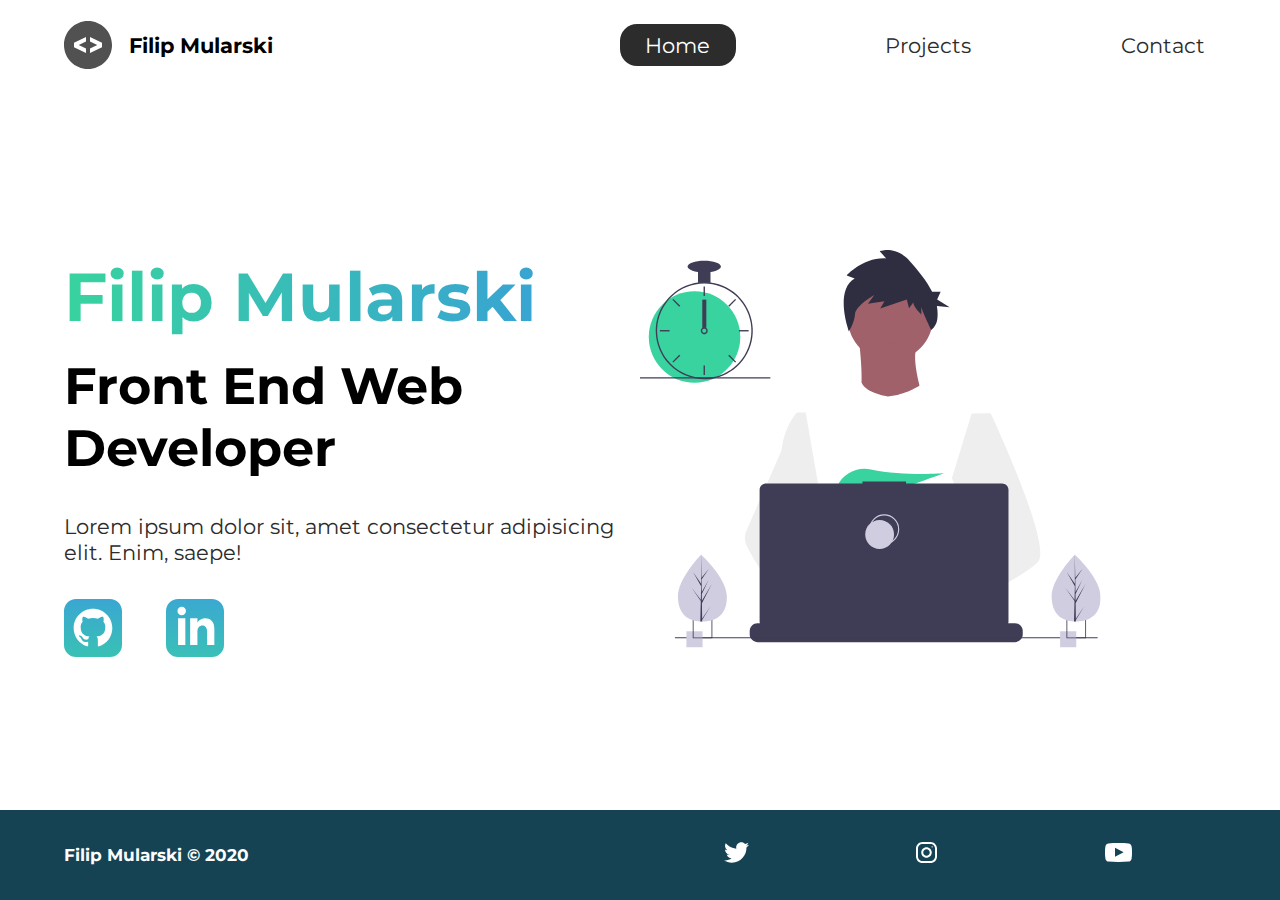
<file: index.html>
<!DOCTYPE html>
<html lang="en">
  <head>
    <meta charset="UTF-8" />
    <meta name="viewport" content="width=device-width, initial-scale=1.0" />
    <meta
      name="description"
      content="Filip Mularski is a front end web developer who specializes in html, css"
    />
    <meta name="robots" content="index, follow" />
    <link
      href="https://fonts.googleapis.com/css2?family=Montserrat:wght@400;500&display=swap"
      rel="stylesheet"
    />
    <link rel="stylesheet" href="./styles/style.css" />

    <title>Filip Mularski | Web Developer</title>
  </head>
  <body>
    <header class="main-head">
      <nav>
        <div class="logo">
          <img src="/icons/code.svg" alt="logo" />
          <h1>Filip Mularski</h1>
        </div>
        <ul>
          <li><a class="active" href="/">Home</a></li>
          <li><a href="./projects/">Projects</a></li>
          <li><a href="./contact/">Contact</a></li>
        </ul>
      </nav>
    </header>
    <section class="intro">
      <div class="intro-text">
        <h2>Filip Mularski</h2>
        <h3>
          Front End Web <br />
          Developer
        </h3>
        <p>
          Lorem ipsum dolor sit, amet consectetur adipisicing elit. Enim, saepe!
        </p>
        <div class="intro-social">
          <a href="#"
            ><img src="/icons/github.svg" alt="github-social-link"
          /></a>
          <a href="#"
            ><img src="/icons/linked-in.svg" alt="linkedin-social-link"
          /></a>
        </div>
      </div>
      <div class="intro-images">
        <svg
          width="799"
          height="690"
          viewBox="0 0 799 690"
          fill="none"
          xmlns="http://www.w3.org/2000/svg"
        >
          <g id="undraw_dev_productivity_umsq (1) 1" clip-path="url(#clip0)">
            <path
              id="Vector"
              d="M516.92 624.636C516.92 624.636 512.16 626.266 504.42 628.576C487.31 633.706 455.65 642.216 428.82 643.916C405.72 645.396 386.2 641.836 382.63 626.766C381.1 620.286 383.27 614.956 388 610.576C402.12 597.486 439 592.796 468.25 591.186C476.51 590.736 484.15 590.526 490.51 590.446C501.31 590.306 508.39 590.526 508.39 590.526L508.56 591.186L516.92 624.636Z"
              fill="#A0616A"
            />
            <path
              id="Vector_2"
              d="M436.99 672.586C418.61 695.346 342.73 647.666 316.19 629.886C310.41 626.016 306.97 623.566 306.97 623.566L331.25 591.186L338.94 580.936C338.94 580.936 345.82 584.586 355.99 590.526C356.36 590.746 356.73 590.966 357.11 591.186C365.88 596.336 376.89 603.066 388 610.576C403.33 620.946 418.83 632.776 428.82 643.916C438.59 654.806 443.08 665.036 436.99 672.586Z"
              fill="#A0616A"
            />
            <g id="me">
              <path
                id="Vector_3"
                d="M434.672 191.952C475.283 191.607 507.926 158.406 507.582 117.795C507.237 77.1832 474.036 44.5403 433.425 44.8847C392.813 45.2291 360.17 78.4303 360.515 119.042C360.859 159.653 394.06 192.296 434.672 191.952Z"
                fill="#A0616A"
              />
              <path
                id="Vector_4"
                d="M379.477 155.65C379.477 155.65 394.216 259.972 373.002 271.875C351.787 283.779 499.929 283.588 499.929 283.588C499.929 283.588 466.124 193.284 480.809 165.449L379.477 155.65Z"
                fill="#A0616A"
              />
              <path
                id="Vector_5"
                d="M608.101 283.199L596.257 339.402L571.214 458.308L570.49 464.815L562.138 540.138L556.582 590.177L552.857 623.79C528.584 636.526 510.988 645.326 510.988 645.326C510.988 645.326 509.404 637.719 506.871 627.99C489.805 633.265 458.218 642.043 431.404 643.97C441.266 654.777 445.842 664.969 439.817 672.57C421.63 695.485 345.349 648.45 318.659 630.896C318.077 635.158 317.879 639.464 318.068 643.762L297.626 628.314L299.331 592.359L302.206 531.522L305.819 455.229C304.448 451.975 303.294 448.634 302.364 445.228C295.956 423.161 288.032 379.057 281.928 342.067C277.016 312.298 273.302 287.138 272.517 281.785C272.411 281.086 272.358 280.726 272.358 280.726L384.363 230.094C392.509 248.556 429.865 253.809 429.865 253.809C460.756 251.417 484.847 234.913 484.847 234.913L608.101 283.199Z"
                fill="white"
              />
              <path
                id="Vector_6"
                d="M372.285 49.3811L358.49 43.9934C358.49 43.9934 386.969 12.1 426.99 14.513L415.635 2.22366C415.635 2.22366 443.04 -9.01799 468.283 19.6674C481.553 34.7467 496.908 52.4737 506.557 72.5077L521.281 72.3829L515.251 85.9663L536.874 99.3152L514.777 97.0719C516.155 104.471 516.421 112.034 515.566 119.511C514.683 126.991 510.928 133.835 505.094 138.598V138.598C505.094 138.598 487.743 103.449 487.696 97.9443L487.813 111.705C487.813 111.705 473.959 99.4371 473.889 91.1807L466.471 100.877L462.593 85.7717L416.475 101.301L423.87 88.8526L395.157 93.2246L406.278 77.9923C406.278 77.9923 373.932 96.1568 372.811 111.304C371.689 126.452 362.299 140.875 362.299 140.875C362.299 140.875 336.213 70.3294 372.285 49.3811Z"
                fill="#2F2E41"
              />
              <path
                id="Vector_7"
                d="M690.215 540.422C682.794 548.605 664.338 560.992 641.951 574.422C633.623 579.413 624.757 584.559 615.71 589.676C594.122 601.889 571.514 614.001 552.857 623.79C528.584 636.526 510.988 645.326 510.988 645.326C510.988 645.326 509.403 637.719 506.871 627.99C503.48 614.968 498.397 598.141 493.184 590.715C493.002 590.456 492.82 590.218 492.638 589.979C491.121 588.022 489.601 586.885 488.112 586.897L562.138 540.138L594.127 519.926L570.489 464.814L540.842 395.683L557.908 339.727L575.062 283.479L608.101 283.199C608.101 283.199 619.243 306.985 633.514 340.166C635.647 345.128 637.851 350.299 640.096 355.64C669.469 425.394 706.176 522.836 690.215 540.422Z"
                fill="#EEEEEE"
              />
              <path
                id="Vector_8"
                d="M358.123 591.2C355.41 591.212 352.702 591.456 350.029 591.928C327.074 596.073 320.47 616.94 318.659 630.896C318.077 635.158 317.879 639.464 318.068 643.761L297.626 628.314L290.178 622.687C272.316 616.628 256.353 605.733 242.483 592.84C230.449 581.456 219.634 568.849 210.213 555.223C200.831 541.793 192.448 527.692 185.134 513.034C183.094 508.943 181.977 504.454 181.864 499.884C181.751 495.314 182.644 490.775 184.48 486.588L209.154 430.327L245.218 348.098C245.471 346.146 245.752 344.237 246.059 342.371C252.995 300.511 272.367 281.786 272.367 281.786L287.286 281.659L297.778 341.932L310.813 416.815L302.364 445.227L282.839 510.845L302.205 531.522L358.123 591.2Z"
                fill="#EEEEEE"
              />
            </g>
            <path
              id="Vector_9"
              d="M372.877 415.806L385.631 430.686C390.37 429.783 395.319 428.721 400.416 427.529L396.752 415.806L405.71 426.256C459.707 412.975 526.637 387.155 526.637 387.155C526.637 387.155 454.379 392.453 400.428 380.666C376.558 375.451 351.998 387.284 342.202 409.668C336.508 422.679 337.403 433.951 357.596 433.951C364.419 433.835 371.223 433.195 377.949 432.037L372.877 415.806Z"
              fill="#38D39F"
            />
            <path
              id="Vector_10"
              d="M663.65 660.386V666.456C663.654 668.122 663.345 669.774 662.74 671.326C662.472 672.018 662.147 672.687 661.77 673.326C660.578 675.326 658.887 676.983 656.862 678.133C654.838 679.283 652.549 679.887 650.22 679.886H203.67C201.342 679.887 199.053 679.283 197.028 678.133C195.003 676.983 193.312 675.326 192.12 673.326C191.743 672.687 191.419 672.018 191.15 671.326C190.546 669.774 190.237 668.122 190.24 666.456V660.386C190.24 658.622 190.587 656.876 191.262 655.246C191.936 653.616 192.926 652.136 194.173 650.888C195.42 649.641 196.901 648.652 198.53 647.977C200.16 647.302 201.906 646.955 203.67 646.956H229.41V644.126C229.41 644.052 229.425 643.979 229.453 643.911C229.481 643.843 229.522 643.782 229.574 643.73C229.626 643.678 229.688 643.636 229.756 643.608C229.824 643.58 229.897 643.566 229.97 643.566H243.4C243.474 643.566 243.547 643.58 243.615 643.608C243.683 643.636 243.745 643.678 243.797 643.73C243.849 643.782 243.89 643.843 243.918 643.911C243.946 643.979 243.96 644.052 243.96 644.126V646.956H252.35V644.126C252.35 644.052 252.365 643.979 252.393 643.911C252.421 643.843 252.462 643.782 252.514 643.73C252.566 643.678 252.628 643.636 252.696 643.608C252.764 643.58 252.837 643.566 252.91 643.566H266.34C266.414 643.566 266.487 643.58 266.555 643.608C266.623 643.636 266.684 643.678 266.736 643.73C266.789 643.782 266.83 643.843 266.858 643.911C266.886 643.979 266.9 644.052 266.9 644.126V646.956H275.3V644.126C275.3 644.052 275.315 643.979 275.343 643.911C275.371 643.843 275.412 643.782 275.464 643.73C275.516 643.678 275.578 643.636 275.646 643.608C275.714 643.58 275.787 643.566 275.86 643.566H289.29C289.364 643.566 289.437 643.58 289.505 643.608C289.573 643.636 289.634 643.678 289.686 643.73C289.739 643.782 289.78 643.843 289.808 643.911C289.836 643.979 289.85 644.052 289.85 644.126V646.956H298.24V644.126C298.24 644.052 298.255 643.979 298.283 643.911C298.311 643.843 298.352 643.782 298.404 643.73C298.456 643.678 298.518 643.636 298.586 643.608C298.654 643.58 298.727 643.566 298.8 643.566H312.23C312.304 643.566 312.377 643.58 312.445 643.608C312.513 643.636 312.574 643.678 312.626 643.73C312.678 643.782 312.72 643.843 312.748 643.911C312.776 643.979 312.79 644.052 312.79 644.126V646.956H321.18V644.126C321.18 644.052 321.194 643.979 321.223 643.911C321.251 643.843 321.292 643.782 321.344 643.73C321.396 643.678 321.458 643.636 321.526 643.608C321.594 643.58 321.667 643.566 321.74 643.566H335.17C335.244 643.566 335.317 643.58 335.385 643.608C335.453 643.636 335.514 643.678 335.566 643.73C335.618 643.782 335.66 643.843 335.688 643.911C335.716 643.979 335.73 644.052 335.73 644.126V646.956H344.13V644.126C344.13 644.052 344.145 643.979 344.173 643.911C344.201 643.843 344.242 643.782 344.294 643.73C344.346 643.678 344.408 643.636 344.476 643.608C344.544 643.58 344.617 643.566 344.69 643.566H358.12C358.194 643.566 358.267 643.58 358.335 643.608C358.403 643.636 358.464 643.678 358.516 643.73C358.569 643.782 358.61 643.843 358.638 643.911C358.666 643.979 358.68 644.052 358.68 644.126V646.956H367.07V644.126C367.07 644.052 367.085 643.979 367.113 643.911C367.141 643.843 367.182 643.782 367.234 643.73C367.286 643.678 367.348 643.636 367.416 643.608C367.484 643.58 367.557 643.566 367.63 643.566H472.83C472.904 643.566 472.977 643.58 473.045 643.608C473.113 643.636 473.174 643.678 473.227 643.73C473.279 643.782 473.32 643.843 473.348 643.911C473.376 643.979 473.39 644.052 473.39 644.126V646.956H481.79V644.126C481.79 644.052 481.804 643.979 481.833 643.911C481.861 643.843 481.902 643.782 481.954 643.73C482.006 643.678 482.068 643.636 482.136 643.608C482.204 643.58 482.277 643.566 482.35 643.566H495.78C495.928 643.567 496.07 643.627 496.175 643.732C496.279 643.836 496.339 643.978 496.34 644.126V646.956H504.73V644.126C504.73 644.052 504.745 643.979 504.773 643.911C504.801 643.843 504.842 643.782 504.894 643.73C504.946 643.678 505.008 643.636 505.076 643.608C505.144 643.58 505.217 643.566 505.29 643.566H518.72C518.794 643.566 518.867 643.58 518.935 643.608C519.003 643.636 519.065 643.678 519.117 643.73C519.169 643.782 519.21 643.843 519.238 643.911C519.266 643.979 519.28 644.052 519.28 644.126V646.956H527.67V644.126C527.67 644.052 527.685 643.979 527.713 643.911C527.741 643.843 527.782 643.782 527.834 643.73C527.886 643.678 527.948 643.636 528.016 643.608C528.084 643.58 528.157 643.566 528.23 643.566H541.66C541.734 643.566 541.807 643.58 541.875 643.608C541.943 643.636 542.005 643.678 542.057 643.73C542.109 643.782 542.15 643.843 542.178 643.911C542.206 643.979 542.22 644.052 542.22 644.126V646.956H550.62V644.126C550.62 644.052 550.635 643.979 550.663 643.911C550.691 643.843 550.732 643.782 550.784 643.73C550.836 643.678 550.898 643.636 550.966 643.608C551.034 643.58 551.107 643.566 551.18 643.566H564.61C564.757 643.568 564.898 643.628 565.001 643.733C565.104 643.837 565.161 643.979 565.16 644.126V646.956H573.56V644.126C573.56 644.052 573.575 643.979 573.603 643.911C573.631 643.843 573.672 643.782 573.724 643.73C573.776 643.678 573.838 643.636 573.906 643.608C573.974 643.58 574.047 643.566 574.12 643.566H587.55C587.624 643.566 587.697 643.58 587.765 643.608C587.833 643.636 587.895 643.678 587.947 643.73C587.999 643.782 588.04 643.843 588.068 643.911C588.096 643.979 588.11 644.052 588.11 644.126V646.956H596.5V644.126C596.5 644.052 596.515 643.979 596.543 643.911C596.571 643.843 596.612 643.782 596.664 643.73C596.716 643.678 596.778 643.636 596.846 643.608C596.914 643.58 596.987 643.566 597.06 643.566H610.49C610.564 643.566 610.637 643.58 610.705 643.608C610.773 643.636 610.835 643.678 610.887 643.73C610.939 643.782 610.98 643.843 611.008 643.911C611.036 643.979 611.05 644.052 611.05 644.126V646.956H650.22C651.984 646.955 653.731 647.302 655.36 647.977C656.99 648.652 658.471 649.641 659.718 650.888C660.965 652.136 661.954 653.616 662.629 655.246C663.304 656.876 663.651 658.622 663.65 660.386Z"
              fill="#3F3D56"
            />
            <path
              id="Vector_11"
              d="M793.5 671.326H60.5V673.326H793.5V671.326Z"
              fill="#3F3D56"
            />
            <path
              id="Vector_12"
              d="M627.694 404.757H461.251V401.326H385.78V404.757H218.651C215.665 404.757 212.801 405.943 210.69 408.054C208.578 410.166 207.392 413.029 207.392 416.015V643.927C207.392 646.913 208.578 649.776 210.69 651.888C212.801 653.999 215.665 655.185 218.651 655.185H627.694C630.68 655.185 633.544 653.999 635.655 651.888C637.767 649.776 638.953 646.913 638.953 643.927V416.015C638.953 414.537 638.662 413.073 638.096 411.707C637.53 410.341 636.701 409.1 635.655 408.054C634.61 407.009 633.369 406.18 632.003 405.614C630.637 405.048 629.173 404.757 627.694 404.757Z"
              fill="#3F3D56"
            />
            <path
              id="Vector_13"
              d="M423.5 509.326C437.307 509.326 448.5 498.133 448.5 484.326C448.5 470.519 437.307 459.326 423.5 459.326C409.693 459.326 398.5 470.519 398.5 484.326C398.5 498.133 409.693 509.326 423.5 509.326Z"
              stroke="#D0CDE1"
              stroke-width="2"
              stroke-miterlimit="10"
            />
            <path
              id="Vector_14"
              d="M415.5 518.326C429.307 518.326 440.5 507.133 440.5 493.326C440.5 479.519 429.307 468.326 415.5 468.326C401.693 468.326 390.5 479.519 390.5 493.326C390.5 507.133 401.693 518.326 415.5 518.326Z"
              fill="#D0CDE1"
            />
            <path
              id="Vector_15"
              d="M108.446 661.223H80.4463V689.223H108.446V661.223Z"
              fill="#D0CDE1"
            />
            <path
              id="Vector_16"
              d="M91.4502 639.223V673.223H125.45V639.223H91.4502ZM123.97 671.743H92.9202V640.703H123.97V671.743Z"
              fill="#3F3D56"
            />
            <path
              id="Vector_17"
              d="M756.446 661.223H728.446V689.223H756.446V661.223Z"
              fill="#D0CDE1"
            />
            <path
              id="Vector_18"
              d="M739.45 639.223V673.223H773.45V639.223H739.45ZM771.97 671.743H740.92V640.703H771.97V671.743Z"
              fill="#3F3D56"
            />
            <path
              id="Vector_19"
              d="M94.5802 230.113C138.399 230.113 173.921 194.592 173.921 150.773C173.921 106.955 138.399 71.4326 94.5802 71.4326C50.7617 71.4326 15.2397 106.955 15.2397 150.773C15.2397 194.592 50.7617 230.113 94.5802 230.113Z"
              fill="#38D39F"
            />
            <path
              id="Vector_20"
              d="M122.229 56.4899C115.045 55.5763 107.774 55.5763 100.59 56.4899C84.586 58.5913 69.5203 65.2398 57.181 75.6465C44.8417 86.0532 35.7467 99.7813 30.9754 115.202C28.8053 122.229 27.5764 129.514 27.3208 136.864C27.2848 137.886 27.2607 138.92 27.2607 139.954C27.283 162.264 36.1559 183.655 51.932 199.431C67.7082 215.207 89.0989 224.08 111.41 224.103C113.201 224.103 114.992 224.042 116.759 223.934C120.907 223.674 125.03 223.103 129.093 222.227C148.495 218.055 165.798 207.161 177.947 191.468C190.095 175.776 196.308 156.295 195.487 136.467C194.665 116.638 186.863 97.738 173.459 83.1039C160.054 68.4698 141.909 59.0435 122.229 56.4899H122.229ZM137.748 217.347H137.736C130.959 219.659 123.905 221.062 116.759 221.518C114.992 221.638 113.201 221.698 111.41 221.698C89.7377 221.672 68.961 213.051 53.6367 197.727C38.3123 182.402 29.6914 161.626 29.6649 139.954C29.6649 138.92 29.689 137.886 29.725 136.864C30.5514 115.744 39.5156 95.7617 54.7411 81.1008C69.9666 66.44 90.273 58.237 111.41 58.2089C130.776 58.21 149.513 65.0865 164.283 77.6131C179.052 90.1398 188.895 107.503 192.057 126.61C195.219 145.716 191.496 165.325 181.55 181.942C171.604 198.559 156.081 211.106 137.748 217.347H137.748Z"
              fill="#3F3D56"
            />
            <path
              id="Vector_21"
              d="M112.612 63.0176H110.208V79.8474H112.612V63.0176Z"
              fill="#3F3D56"
            />
            <path
              id="Vector_22"
              d="M57.8578 84.7018L56.1577 86.4019L68.0582 98.3023L69.7582 96.6022L57.8578 84.7018Z"
              fill="#3F3D56"
            />
            <path
              id="Vector_23"
              d="M34.4736 138.751V141.156H51.3034V138.751H34.4736Z"
              fill="#3F3D56"
            />
            <path
              id="Vector_24"
              d="M56.1578 193.506L57.8579 195.206L69.7584 183.306L68.0583 181.606L56.1578 193.506Z"
              fill="#3F3D56"
            />
            <path
              id="Vector_25"
              d="M153.062 96.6022L154.762 98.3022L166.662 86.4018L164.962 84.7017L153.062 96.6022Z"
              fill="#3F3D56"
            />
            <path
              id="Vector_26"
              d="M171.516 138.751V141.156H188.346V138.751H171.516Z"
              fill="#3F3D56"
            />
            <path
              id="Vector_27"
              d="M154.762 181.605L153.062 183.305L164.962 195.206L166.662 193.506L154.762 181.605Z"
              fill="#3F3D56"
            />
            <path
              id="Vector_28"
              d="M112.612 200.06H110.208V216.89H112.612V200.06Z"
              fill="#3F3D56"
            />
            <path
              id="Vector_29"
              d="M115.016 135.145C113.976 134.365 112.711 133.943 111.41 133.943C110.11 133.943 108.844 134.365 107.804 135.145C107.091 135.686 106.505 136.375 106.085 137.165C105.552 138.181 105.322 139.329 105.421 140.473C105.52 141.616 105.944 142.707 106.644 143.617C107.343 144.527 108.288 145.218 109.368 145.608C110.447 145.997 111.616 146.07 112.735 145.817C113.855 145.564 114.878 144.996 115.685 144.179C116.492 143.363 117.048 142.333 117.288 141.21C117.528 140.088 117.441 138.92 117.039 137.846C116.636 136.771 115.935 135.834 115.017 135.145H115.016ZM111.41 143.56C110.454 143.557 109.539 143.176 108.863 142.501C108.187 141.825 107.807 140.909 107.804 139.954C107.808 139.224 108.03 138.513 108.441 137.91C108.793 137.4 109.271 136.989 109.828 136.718C110.386 136.446 111.004 136.323 111.623 136.361C112.241 136.398 112.84 136.594 113.361 136.931C113.881 137.267 114.307 137.732 114.595 138.281C114.883 138.83 115.025 139.444 115.007 140.063C114.989 140.683 114.811 141.287 114.491 141.818C114.17 142.349 113.719 142.788 113.179 143.093C112.639 143.398 112.03 143.559 111.41 143.56V143.56Z"
              fill="#3F3D56"
            />
            <path
              id="Vector_30"
              d="M122.229 35.3687H100.591V57.007H122.229V35.3687Z"
              fill="#3F3D56"
            />
            <path
              id="Vector_31"
              d="M111.41 38.9748C127.344 38.9748 140.261 34.4 140.261 28.7567C140.261 23.1134 127.344 18.5386 111.41 18.5386C95.4757 18.5386 82.5586 23.1134 82.5586 28.7567C82.5586 34.4 95.4757 38.9748 111.41 38.9748Z"
              fill="#3F3D56"
            />
            <path id="clock-arrow" d="M115 86H108V135H115V86Z" fill="#3F3D56" />
            <path
              id="Vector_32"
              d="M226 220.44H0V222.844H226V220.44Z"
              fill="#3F3D56"
            />
            <g id="plant-left">
              <path
                id="Vector_33"
                d="M150.594 599.754C151.527 631.704 132.858 643.413 109.43 644.097C108.886 644.113 108.344 644.123 107.805 644.126C106.719 644.135 105.643 644.117 104.577 644.072C83.3891 643.193 66.6172 631.945 65.7495 602.232C64.8515 571.482 103.018 531.529 105.882 528.574L105.887 528.571C105.996 528.458 106.052 528.402 106.052 528.402C106.052 528.402 149.661 567.807 150.594 599.754Z"
                fill="#D0CDE1"
              />
              <path
                id="Vector_34"
                d="M107.744 639.255L122.626 617.124L107.774 641.636L107.805 644.126C106.719 644.135 105.643 644.117 104.577 644.072L105.315 612.06L105.295 611.813L105.322 611.766L105.393 608.741L89.0952 585.078L105.374 606.477L105.432 607.116L105.989 582.93L91.9122 558.397L106.029 578.681L105.882 528.574L105.882 528.407L105.887 528.571L106.821 568.062L119.651 552.021L106.863 571.464L107.143 593.098L118.949 571.984L107.187 596.279L107.343 608.308L124.512 578.897L107.395 612.505L107.744 639.255Z"
                fill="#3F3D56"
              />
            </g>
            <g id="plant-right">
              <path
                id="Vector_35"
                d="M798.594 599.754C799.527 631.704 780.858 643.413 757.43 644.097C756.886 644.113 756.344 644.123 755.805 644.126C754.719 644.135 753.643 644.117 752.577 644.072C731.389 643.193 714.617 631.945 713.749 602.232C712.851 571.482 751.018 531.529 753.882 528.574L753.887 528.571C753.996 528.458 754.052 528.402 754.052 528.402C754.052 528.402 797.661 567.807 798.594 599.754Z"
                fill="#D0CDE1"
              />
              <path
                id="Vector_36"
                d="M755.744 639.255L770.626 617.124L755.774 641.636L755.805 644.126C754.719 644.135 753.643 644.117 752.577 644.072L753.315 612.06L753.295 611.813L753.323 611.766L753.393 608.741L737.095 585.078L753.374 606.477L753.432 607.116L753.989 582.93L739.912 558.397L754.029 578.681L753.882 528.574L753.882 528.407L753.887 528.571L754.821 568.062L767.651 552.021L754.864 571.464L755.143 593.098L766.949 571.984L755.187 596.279L755.343 608.308L772.512 578.897L755.395 612.505L755.744 639.255Z"
                fill="#3F3D56"
              />
            </g>
          </g>
          <defs>
            <clipPath id="clip0">
              <rect width="798.627" height="689.223" fill="white" />
            </clipPath>
          </defs>
        </svg>
        <img class="splash" src="img/splash.svg" alt="" />
      </div>
    </section>
    <footer>
      <h4>Filip Mularski &copy; 2020</h4>
      <ul>
        <li>
          <a href="#"
            ><img src="/icons/twitter 1.svg" alt="twitter-social"
          /></a>
        </li>
        <li>
          <a href="#"
            ><img src="/icons/instagram 1.svg" alt="instagram-social"
          /></a>
        </li>
        <li>
          <a href="#"
            ><img src="/icons/youtube-symbol 1.svg" alt="youtube-social"
          /></a>
        </li>
      </ul>
    </footer>
  </body>
</html>
</file>
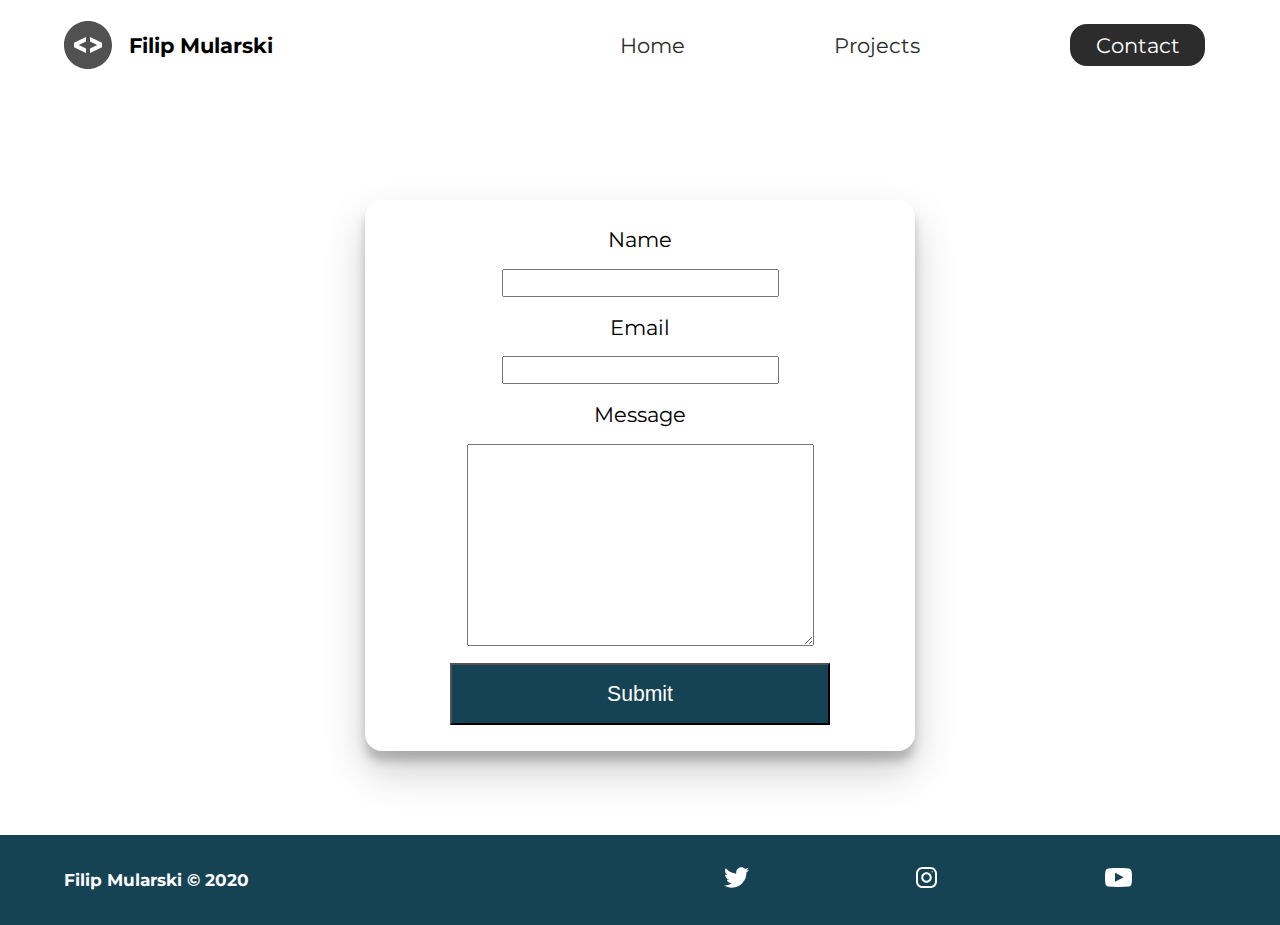
<file: contact/index.html>
<!DOCTYPE html>
<html lang="en">
  <head>
    <meta charset="UTF-8" />
    <meta name="viewport" content="width=device-width, initial-scale=1.0" />
    <meta
      name="description"
      content="Filip Mularski is a front end web developer who specializes in html, css"
    />
    <meta name="robots" content="index, follow" />
    <link
      href="https://fonts.googleapis.com/css2?family=Montserrat:wght@400;500&display=swap"
      rel="stylesheet"
    />
    <link rel="stylesheet" href="../styles/style.css" />

    <title>Filip Mularski | Contact</title>
  </head>
  <body>
    <header class="main-head">
      <nav>
        <div class="logo">
          <img src="/icons/code.svg" alt="logo" />
          <h1>Filip Mularski</h1>
        </div>
        <ul>
          <li><a href="../index.html">Home</a></li>
          <li><a href="../projects/">Projects</a></li>
          <li><a class="active" href="./index.html">Contact</a></li>
        </ul>
      </nav>
    </header>
    <section class="form-section">
        <form action="#">
            <label for="name">Name</label>
            <input type="text" name="name" id="name" required>
            <label for="email">Email</label>
            <input type="email" name="email" id="email" required>
            <label for="message">Message</label>
            <textarea name="message" id="message" cols="30" rows="10"></textarea>

            <button type="submit">Submit</button>
        </form>
    </section>
    <footer>
        <h4>Filip Mularski &copy; 2020</h4>
        <ul>
            <li><a href="#"><img src="/icons/twitter 1.svg" alt="twitter-social"></a></li>
            <li><a href="#"><img src="/icons/instagram 1.svg" alt="instagram-social"></a></li>
            <li><a href="#"><img src="/icons/youtube-symbol 1.svg" alt="youtube-social"></a></li>
        </ul>
    </footer>
  </body>
</html>
</file>
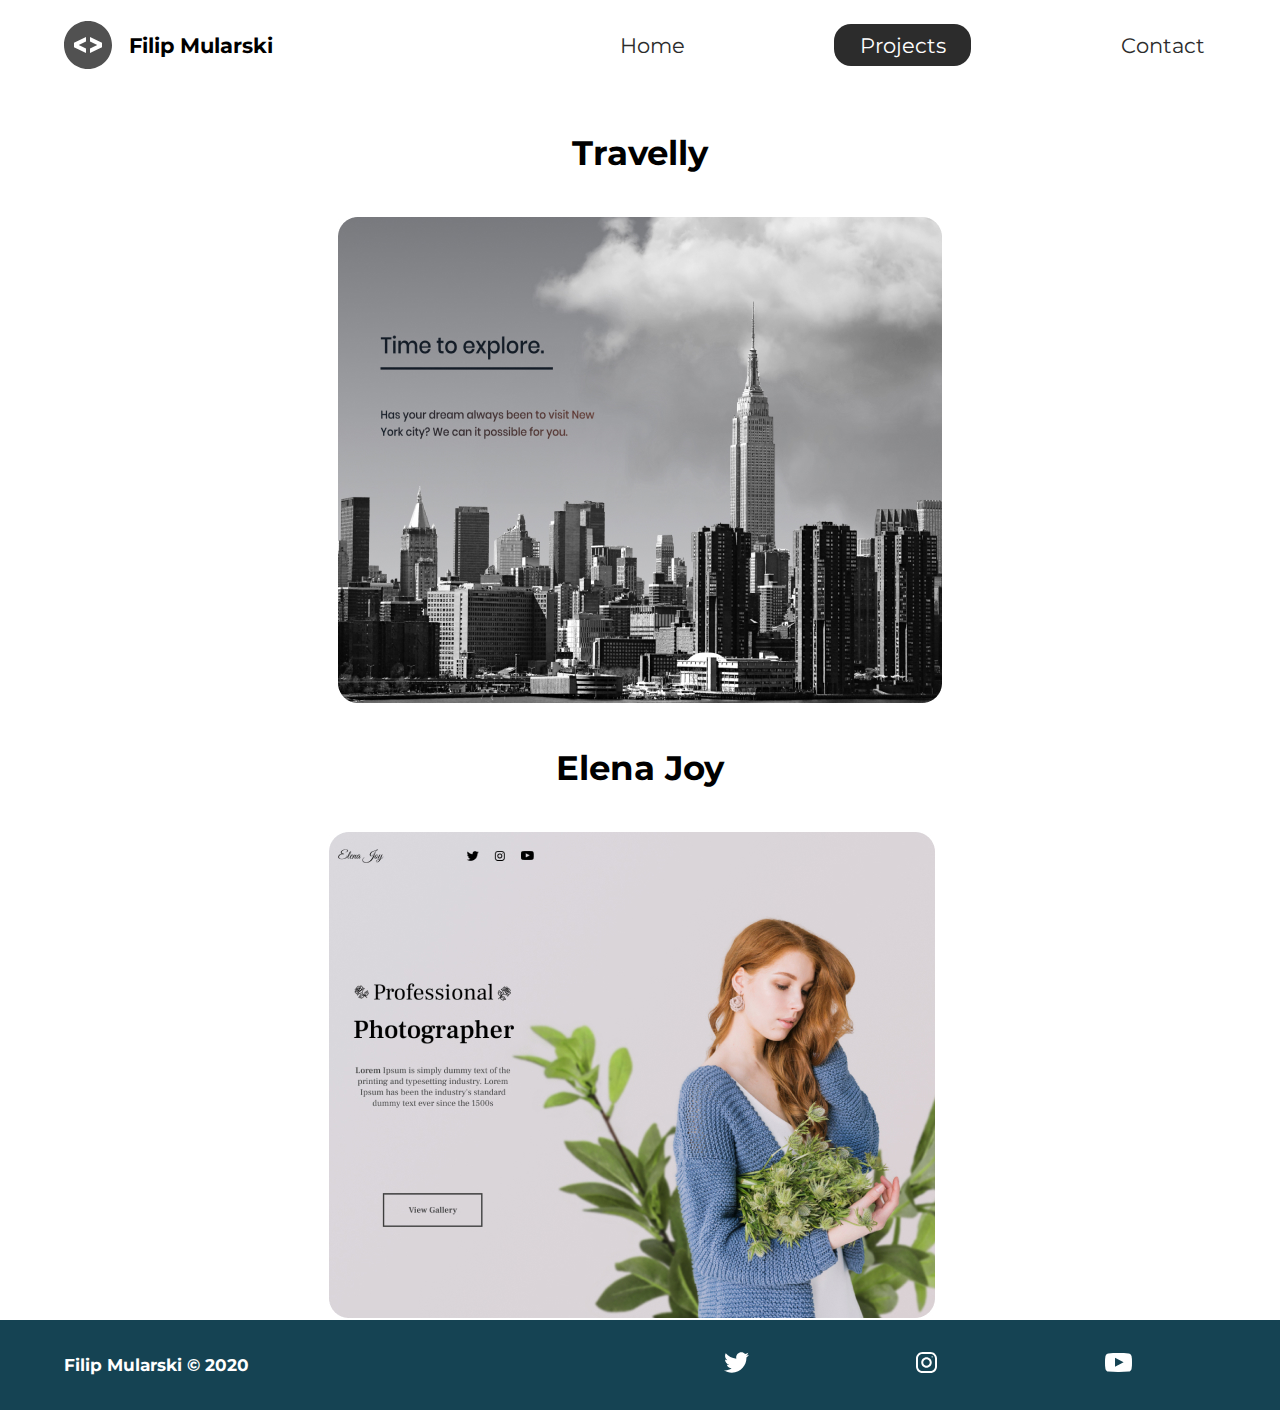
<file: projects/index.html>
<!DOCTYPE html>
<html lang="en">
  <head>
    <meta charset="UTF-8" />
    <meta name="viewport" content="width=device-width, initial-scale=1.0" />
    <meta
      name="description"
      content="Filip Mularski is a front end web developer who specializes in html, css"
    />
    <meta name="robots" content="index, follow" />
    <link
      href="https://fonts.googleapis.com/css2?family=Montserrat:wght@400;500&display=swap"
      rel="stylesheet"
    />
    <link rel="stylesheet" href="../styles/style.css" />

    <title>Filip Mularski | Projects</title>
  </head>
  <body>
    <header class="main-head">
      <nav>
        <div class="logo">
          <img src="/icons/code.svg" alt="logo" />
          <h1>Filip Mularski</h1>
        </div>
        <ul>
          <li><a href="../index.html">Home</a></li>
          <li><a class="active" href="./index.html">Projects</a></li>
          <li><a href="../contact/">Contact</a></li>
        </ul>
      </nav>
    </header>
    <section class="projects">
      <div class="travelly">
        <h2>Travelly</h2>
        <img src="../img/travelly.jpg" alt="travelly-project" />
      </div>
      <div class="elena-joy">
        <h2>Elena Joy</h2>
        <img src="../img/elena-joy.jpg" alt="elena-joy-project" />
      </div>
    </section>
    <footer>
      <h4>Filip Mularski &copy; 2020</h4>
      <ul>
        <li>
          <a href="#"
            ><img src="/icons/twitter 1.svg" alt="twitter-social"
          /></a>
        </li>
        <li>
          <a href="#"
            ><img src="/icons/instagram 1.svg" alt="instagram-social"
          /></a>
        </li>
        <li>
          <a href="#"
            ><img src="/icons/youtube-symbol 1.svg" alt="youtube-social"
          /></a>
        </li>
      </ul>
    </footer>
  </body>
</html>
</file>
<file: styles/style.css>
* {
  padding: 0;
  margin: 0;
  -webkit-box-sizing: border-box;
          box-sizing: border-box;
}

html {
  font-size: 62.5%;
}

body {
  font-family: "Montserrat", sans-serif;
}

h1 {
  font-size: 2.5rem;
}

li,
button,
label,
input,
p,
a {
  font-size: 2.5rem;
}

h2 {
  font-size: 4rem;
}

h3 {
  font-size: 2.5rem;
}

h4,
h5 {
  font-size: 2rem;
}

ul {
  list-style: none;
}

a {
  text-decoration: none;
  color: #2c2c2c;
}

.main-head {
  width: 95%;
  margin: 0 0 0 auto;
}

nav {
  display: -webkit-box;
  display: -ms-flexbox;
  display: flex;
  -webkit-box-pack: justify;
      -ms-flex-pack: justify;
          justify-content: space-between;
  -webkit-box-align: center;
      -ms-flex-align: center;
          align-items: center;
  -webkit-box-orient: horizontal;
  -webkit-box-direction: normal;
      -ms-flex-direction: row;
          flex-direction: row;
  min-height: 10vh;
  width: 60%;
  -ms-flex-wrap: wrap;
      flex-wrap: wrap;
}

nav .logo {
  display: -webkit-box;
  display: -ms-flexbox;
  display: flex;
  -webkit-box-pack: start;
      -ms-flex-pack: start;
          justify-content: flex-start;
  -webkit-box-align: center;
      -ms-flex-align: center;
          align-items: center;
  -webkit-box-orient: horizontal;
  -webkit-box-direction: normal;
      -ms-flex-direction: row;
          flex-direction: row;
  -webkit-box-flex: 1;
      -ms-flex: 1 1 10rem;
          flex: 1 1 10rem;
}

nav .logo h1 {
  margin: 2rem;
}

nav ul {
  display: -webkit-box;
  display: -ms-flexbox;
  display: flex;
  -ms-flex-pack: distribute;
      justify-content: space-around;
  -webkit-box-align: center;
      -ms-flex-align: center;
          align-items: center;
  -webkit-box-orient: horizontal;
  -webkit-box-direction: normal;
      -ms-flex-direction: row;
          flex-direction: row;
  -webkit-box-flex: 1;
      -ms-flex: 1 1 40rem;
          flex: 1 1 40rem;
}

.intro {
  min-height: 80vh;
  width: 90%;
  margin: auto;
  -ms-flex-wrap: wrap;
      flex-wrap: wrap;
  display: -webkit-box;
  display: -ms-flexbox;
  display: flex;
  -webkit-box-pack: justify;
      -ms-flex-pack: justify;
          justify-content: space-between;
  -webkit-box-align: center;
      -ms-flex-align: center;
          align-items: center;
  -webkit-box-orient: horizontal;
  -webkit-box-direction: normal;
      -ms-flex-direction: row;
          flex-direction: row;
}

.intro h2 {
  font-size: 8rem;
  padding-top: 2rem;
  background: -webkit-gradient(linear, left top, right top, from(#38d39f), to(#38a4d3));
  background: linear-gradient(left, #38d39f, #38a4d3);
  background-clip: text;
  -webkit-text-fill-color: transparent;
  display: inline-block;
}

.intro h3 {
  font-size: 6rem;
  padding: 2rem 0rem;
}

.intro p {
  padding-top: 2rem;
  color: #2c2c2c;
}

.splash {
  position: absolute;
  top: 0;
  right: 0;
  height: 100%;
  z-index: -1;
}

.intro-social {
  margin-top: 4rem;
}

.intro-social a {
  margin-right: 5rem;
}

.active {
  background: #2c2c2c;
  color: white;
  padding: 1rem 3rem;
  border-radius: 2rem;
}

.intro-text,
.intro-images {
  -webkit-box-flex: 1;
      -ms-flex: 1 1 40rem;
          flex: 1 1 40rem;
}

#plant-left {
  -webkit-animation: plant 1.5s ease infinite alternate;
          animation: plant 1.5s ease infinite alternate;
}

#plant-right {
  -webkit-animation: plant 1.5s ease infinite alternate 0.5s;
          animation: plant 1.5s ease infinite alternate 0.5s;
}

#me {
  -webkit-animation: me 1s ease infinite alternate;
          animation: me 1s ease infinite alternate;
  -webkit-transform-origin: bottom;
          transform-origin: bottom;
}

#clock-arrow {
  -webkit-animation: clock 1.5s infinite linear;
          animation: clock 1.5s infinite linear;
  transform-box: fill-box;
  -webkit-transform-origin: bottom;
          transform-origin: bottom;
}

@-webkit-keyframes me {
  from {
    -webkit-transform: rotateZ(-5deg);
            transform: rotateZ(-5deg);
  }
  to {
    -webkit-transform: rotateZ(5deg);
            transform: rotateZ(5deg);
  }
}

@keyframes me {
  from {
    -webkit-transform: rotateZ(-5deg);
            transform: rotateZ(-5deg);
  }
  to {
    -webkit-transform: rotateZ(5deg);
            transform: rotateZ(5deg);
  }
}

@-webkit-keyframes plant {
  from {
    -webkit-transform: translateY(0%);
            transform: translateY(0%);
  }
  to {
    -webkit-transform: translateY(-30%);
            transform: translateY(-30%);
  }
}

@keyframes plant {
  from {
    -webkit-transform: translateY(0%);
            transform: translateY(0%);
  }
  to {
    -webkit-transform: translateY(-30%);
            transform: translateY(-30%);
  }
}

@-webkit-keyframes clock {
  from {
    -webkit-transform: rotateZ(0deg);
            transform: rotateZ(0deg);
  }
  to {
    -webkit-transform: rotateZ(360deg);
            transform: rotateZ(360deg);
  }
}

@keyframes clock {
  from {
    -webkit-transform: rotateZ(0deg);
            transform: rotateZ(0deg);
  }
  to {
    -webkit-transform: rotateZ(360deg);
            transform: rotateZ(360deg);
  }
}

.projects {
  width: 90%;
  margin: auto;
  min-height: 80vh;
  display: -webkit-box;
  display: -ms-flexbox;
  display: flex;
  -webkit-box-pack: justify;
      -ms-flex-pack: justify;
          justify-content: space-between;
  -webkit-box-align: center;
      -ms-flex-align: center;
          align-items: center;
  -webkit-box-orient: horizontal;
  -webkit-box-direction: normal;
      -ms-flex-direction: row;
          flex-direction: row;
  text-align: center;
  -ms-flex-wrap: wrap;
      flex-wrap: wrap;
}

.projects h2 {
  margin: 5rem;
}

.travelly,
.elena-joy {
  -webkit-box-flex: 1;
      -ms-flex: 1 1 40rem;
          flex: 1 1 40rem;
}

.form-section {
  min-height: 80vh;
  display: -webkit-box;
  display: -ms-flexbox;
  display: flex;
  -webkit-box-pack: center;
      -ms-flex-pack: center;
          justify-content: center;
  -webkit-box-align: center;
      -ms-flex-align: center;
          align-items: center;
  -webkit-box-orient: horizontal;
  -webkit-box-direction: normal;
      -ms-flex-direction: row;
          flex-direction: row;
  margin-top: 3rem;
}

.form-section form {
  padding: 3rem 10rem;
  -webkit-box-shadow: 0px 10px 10px rgba(0, 0, 0, 0.2), 0px 20px 40px rgba(0, 0, 0, 0.2);
          box-shadow: 0px 10px 10px rgba(0, 0, 0, 0.2), 0px 20px 40px rgba(0, 0, 0, 0.2);
  display: -webkit-box;
  display: -ms-flexbox;
  display: flex;
  -webkit-box-pack: center;
      -ms-flex-pack: center;
          justify-content: center;
  -webkit-box-align: center;
      -ms-flex-align: center;
          align-items: center;
  -webkit-box-orient: vertical;
  -webkit-box-direction: normal;
      -ms-flex-direction: column;
          flex-direction: column;
  border-radius: 2rem;
}

.form-section form input,
.form-section form textarea {
  margin: 2rem;
}

.form-section form input:focus,
.form-section form textarea:focus {
  outline: 2px solid black;
}

.form-section form textarea {
  font-family: "Montserrat", sans-serif;
  font-size: 2rem;
}

.form-section form button {
  width: 100%;
  padding: 2rem;
  background-color: #154353;
  color: white;
}

.form-section form button:focus {
  background: #33696b;
}

footer {
  background: #154353;
  color: white;
  min-height: 10vh;
  padding: 0% 5%;
  display: -webkit-box;
  display: -ms-flexbox;
  display: flex;
  -webkit-box-pack: start;
      -ms-flex-pack: start;
          justify-content: start;
  -webkit-box-align: center;
      -ms-flex-align: center;
          align-items: center;
  -webkit-box-orient: horizontal;
  -webkit-box-direction: normal;
      -ms-flex-direction: row;
          flex-direction: row;
}

footer ul {
  -webkit-box-flex: 1;
      -ms-flex: 1 1 40rem;
          flex: 1 1 40rem;
  display: -webkit-box;
  display: -ms-flexbox;
  display: flex;
  -ms-flex-pack: distribute;
      justify-content: space-around;
  -webkit-box-align: center;
      -ms-flex-align: center;
          align-items: center;
  -webkit-box-orient: horizontal;
  -webkit-box-direction: normal;
      -ms-flex-direction: row;
          flex-direction: row;
}

footer h4 {
  -webkit-box-flex: 1;
      -ms-flex: 1 1 40rem;
          flex: 1 1 40rem;
}

@media screen and (max-width: 1332px) {
  html {
    font-size: 53%;
  }
  .splash {
    display: none;
  }
  svg {
    width: 80%;
  }
  nav {
    width: 100%;
  }
}

@media screen and (max-width: 754px) {
  html {
    font-size: 45%;
  }
  svg {
    height: 60%;
  }
  .main-head {
    width: 100%;
  }
  nav {
    margin: 2rem;
  }
  nav .logo {
    display: -webkit-box;
    display: -ms-flexbox;
    display: flex;
    -webkit-box-pack: center;
        -ms-flex-pack: center;
            justify-content: center;
    -webkit-box-align: center;
        -ms-flex-align: center;
            align-items: center;
    -webkit-box-orient: vertical;
    -webkit-box-direction: normal;
        -ms-flex-direction: column;
            flex-direction: column;
    -webkit-box-flex: 1;
        -ms-flex: 1 1 20rem;
            flex: 1 1 20rem;
    margin-top: 2rem;
  }
  nav ul {
    -webkit-box-flex: 1;
        -ms-flex: 1 1 60rem;
            flex: 1 1 60rem;
    margin: 2rem 0rem;
  }
  .intro-text {
    margin-top: 5rem;
    text-align: center;
  }
  .intro-social {
    display: -webkit-box;
    display: -ms-flexbox;
    display: flex;
    -webkit-box-pack: center;
        -ms-flex-pack: center;
            justify-content: center;
    -webkit-box-align: center;
        -ms-flex-align: center;
            align-items: center;
    -webkit-box-orient: horizontal;
    -webkit-box-direction: normal;
        -ms-flex-direction: row;
            flex-direction: row;
  }
  .intro-social a {
    margin: 2rem;
  }
  .intro-images {
    text-align: center;
  }
  .elena-joy,
  .travelly {
    -webkit-box-flex: 1;
        -ms-flex: 1 1 50rem;
            flex: 1 1 50rem;
  }
  .elena-joy img,
  .travelly img {
    width: 100%;
    height: 100%;
  }
  form {
    padding: 0;
    width: 100%;
  }
}
/*# sourceMappingURL=style.css.map */
</file>
